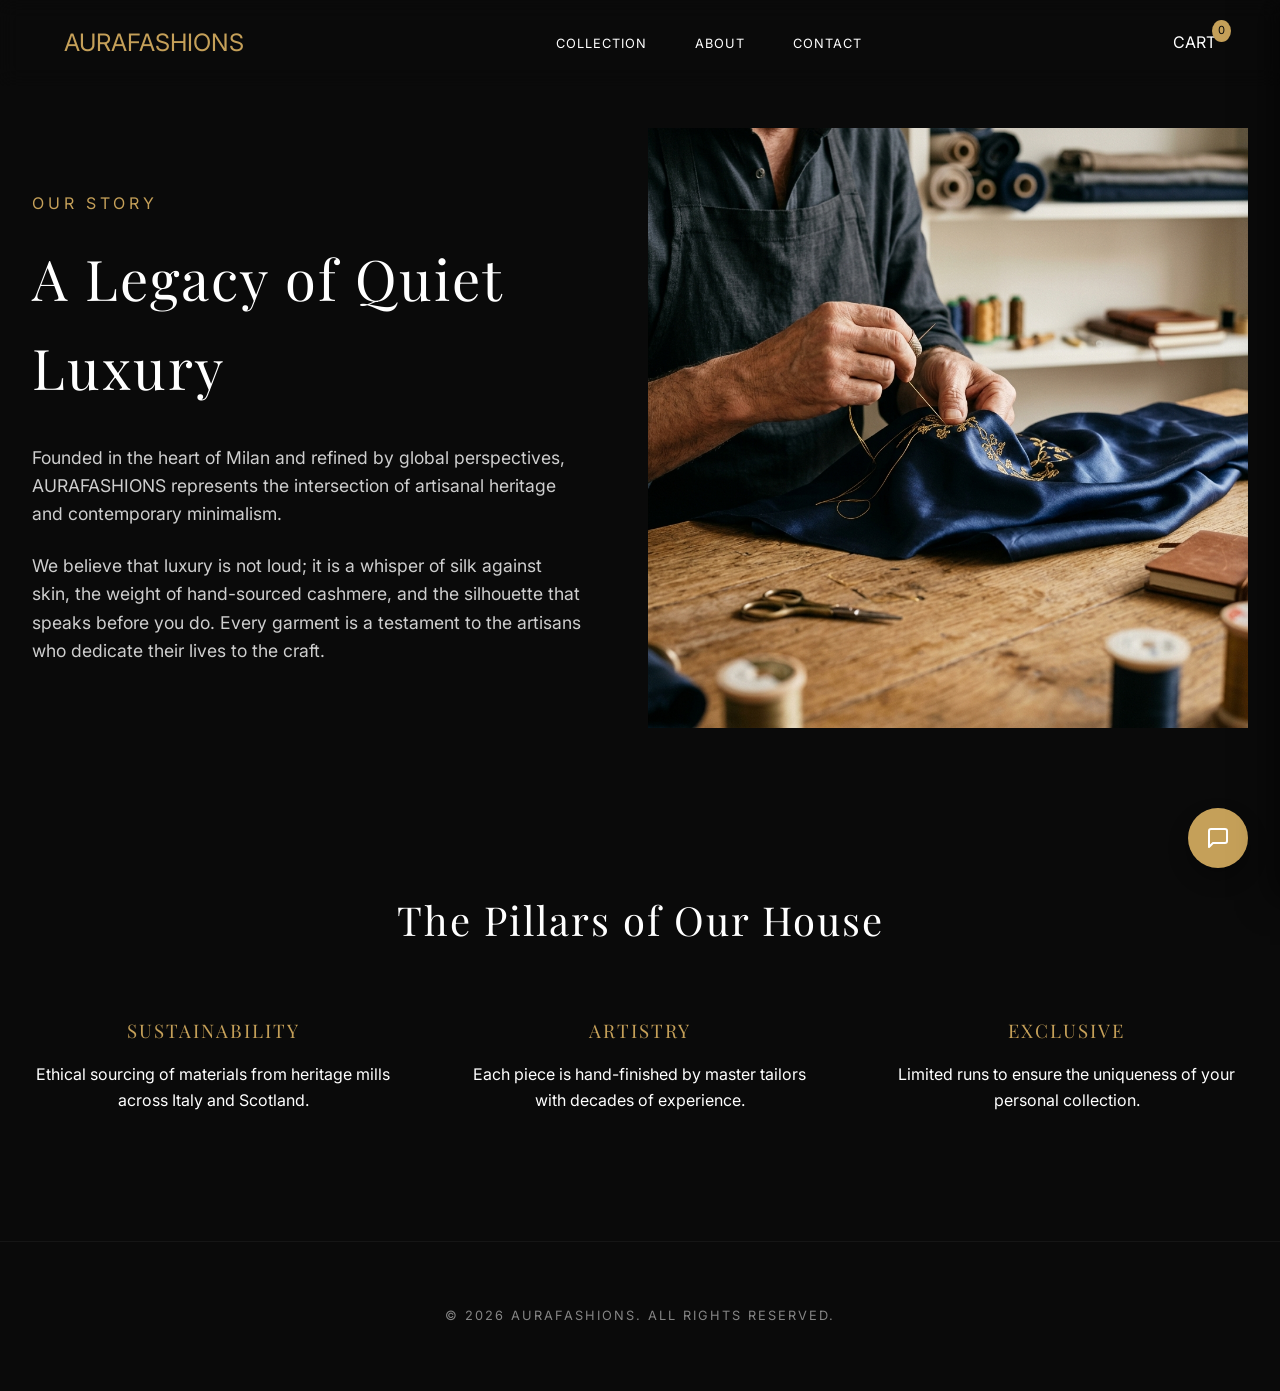
<file: frontend/about.html>
<!DOCTYPE html>
<html lang="en">
<head>
    <meta charset="UTF-8">
    <meta name="viewport" content="width=device-width, initial-scale=1.0">
    <title>About | AURAFASHIONS</title>
    <link rel="stylesheet" href="style.css">
    <link rel="preconnect" href="https://fonts.googleapis.com">
    <link rel="preconnect" href="https://fonts.gstatic.com" crossorigin>
    <link href="https://fonts.googleapis.com/css2?family=Inter:wght@300;400&family=Playfair+Display:ital,wght@0,400;1,400&display=swap" rel="stylesheet">
</head>
<body>
    <header class="scrolled">
        <a href="index.html" class="logo">AURAFASHIONS</a>
        <nav>
            <ul>
                <li><a href="index.html">Collection</a></li>
                <li><a href="about.html">About</a></li>
                <li><a href="contact.html">Contact</a></li>
            </ul>
        </nav>
        <div class="cart-icon">
            <span>CART</span>
            <span id="cart-count">0</span>
        </div>
    </header>

    <main class="container">
        <section class="editorial-section fade-in">
            <div class="editorial-text">
                <p style="color: var(--gold); letter-spacing: 4px; margin-bottom: 1rem;">OUR STORY</p>
                <h1 style="font-size: 3.5rem; margin-bottom: 2rem;">A Legacy of Quiet Luxury</h1>
                <p style="font-size: 1.1rem; color: rgba(255,255,255,0.8); margin-bottom: 1.5rem;">
                    Founded in the heart of Milan and refined by global perspectives, AURAFASHIONS represents the intersection of artisanal heritage and contemporary minimalism.
                </p>
                <p style="font-size: 1.1rem; color: rgba(255,255,255,0.8);">
                    We believe that luxury is not loud; it is a whisper of silk against skin, the weight of hand-sourced cashmere, and the silhouette that speaks before you do. Every garment is a testament to the artisans who dedicate their lives to the craft.
                </p>
            </div>
            <img src="about.jpg" alt="Editorial" class="editorial-img">
        </section>

        <section style="margin-top: 10rem; text-align: center;" class="fade-in">
            <h2 style="font-size: 2.5rem; margin-bottom: 4rem;">The Pillars of Our House</h2>
            <div class="grid">
                <div>
                    <h3 style="color: var(--gold); margin-bottom: 1rem;">SUSTAINABILITY</h3>
                    <p>Ethical sourcing of materials from heritage mills across Italy and Scotland.</p>
                </div>
                <div>
                    <h3 style="color: var(--gold); margin-bottom: 1rem;">ARTISTRY</h3>
                    <p>Each piece is hand-finished by master tailors with decades of experience.</p>
                </div>
                <div>
                    <h3 style="color: var(--gold); margin-bottom: 1rem;">EXCLUSIVE</h3>
                    <p>Limited runs to ensure the uniqueness of your personal collection.</p>
                </div>
            </div>
        </section>
    </main>

    <!-- Shared Components (Cart Drawer & Chat) -->
    <div class="cart-drawer">
        <div class="cart-header">
            <h3>YOUR COLLECTION</h3>
            <span class="close-cart">&times;</span>
        </div>
        <div id="cart-items-list" class="cart-items"></div>
        <div class="cart-footer">
            <div class="total-row"><span>TOTAL</span><span id="cart-total">$0</span></div>
            <a href="checkout.html" class="btn-checkout">Proceed to Checkout</a>
        </div>
    </div>

    <div class="chat-fab" id="chat-fab">
        <svg width="24" height="24" viewBox="0 0 24 24" fill="none" stroke="currentColor" stroke-width="2" stroke-linecap="round" stroke-linejoin="round"><path d="M21 15a2 2 0 0 1-2 2H7l-4 4V5a2 2 0 0 1 2-2h14a2 2 0 0 1 2 2z"></path></svg>
    </div>

    <div class="chat-window" id="chat-window">
        <div class="chat-header-bar">
            <span>Aura Concierge</span>
            <span id="close-chat" style="cursor:pointer">&times;</span>
        </div>
        <div class="chat-messages" id="chat-messages">
            <div class="message bot">How may I assist your exploration of our brand's heritage?</div>
        </div>
        <div class="chat-input-area">
            <input type="text" id="chat-input" class="chat-input" placeholder="Inquire...">
            <button id="chat-send" class="chat-send">SEND</button>
        </div>
    </div>

    <footer style="padding: 4rem 0; border-top: 1px solid rgba(255,255,255,0.05); text-align: center;">
        <p style="font-size: 0.8rem; color: rgba(255,255,255,0.5); letter-spacing: 2px;">&copy; 2026 AURAFASHIONS. ALL RIGHTS RESERVED.</p>
    </footer>

    <script src="script.js"></script>
</body>
</html>
</file>
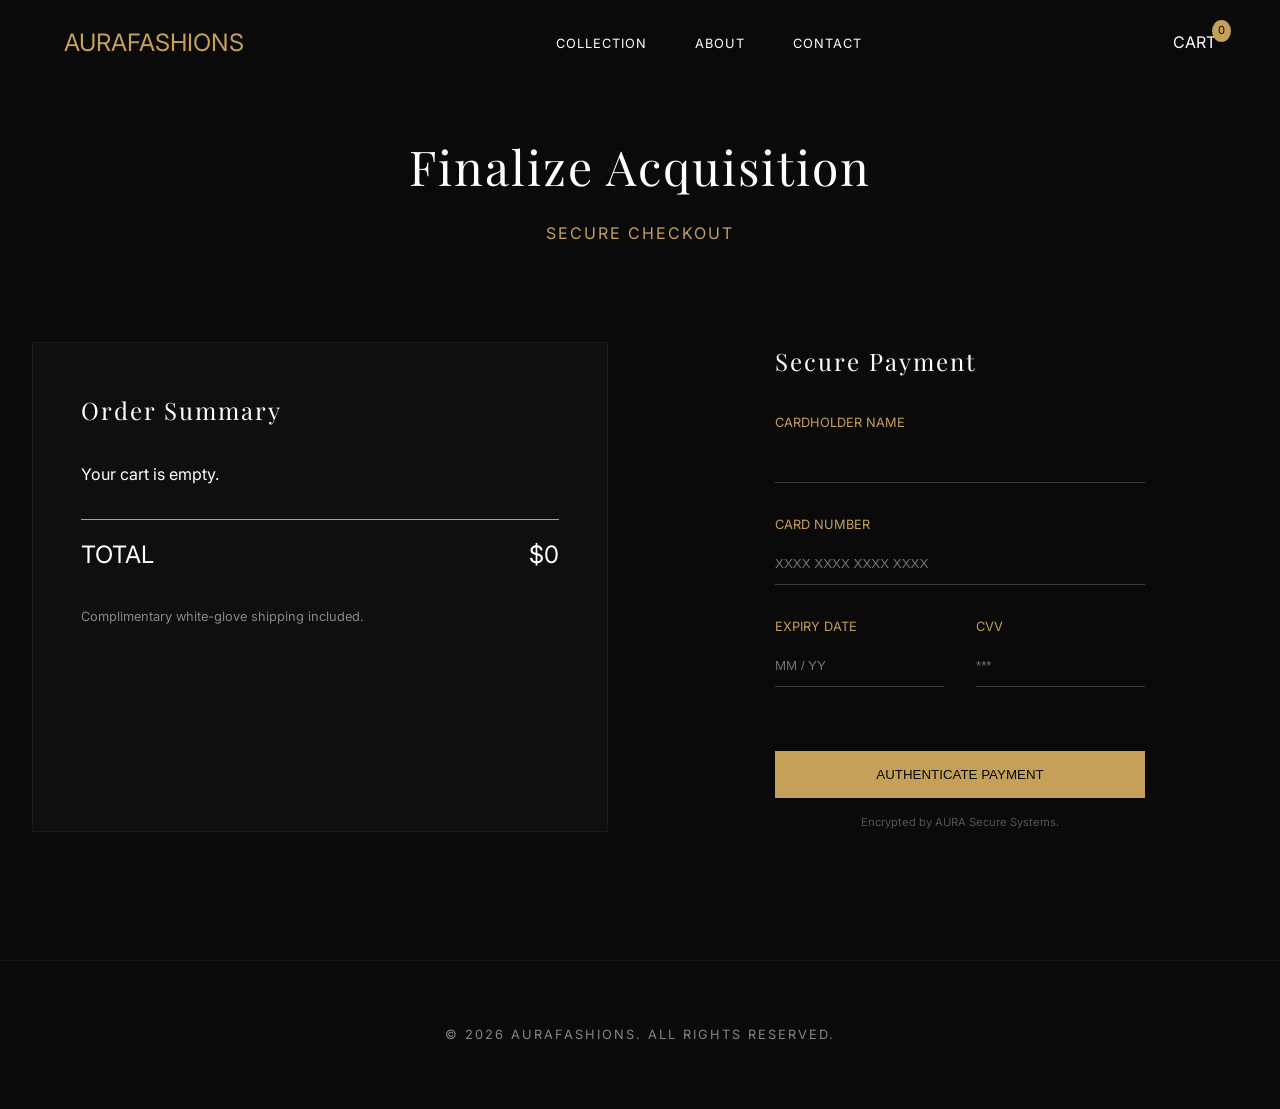
<file: frontend/checkout.html>
<!DOCTYPE html>
<html lang="en">
<head>
    <meta charset="UTF-8">
    <meta name="viewport" content="width=device-width, initial-scale=1.0">
    <title>Checkout | AURAFASHIONS</title>
    <link rel="stylesheet" href="style.css">
    <link rel="preconnect" href="https://fonts.googleapis.com">
    <link rel="preconnect" href="https://fonts.gstatic.com" crossorigin>
    <link href="https://fonts.googleapis.com/css2?family=Inter:wght@300;400&family=Playfair+Display:ital,wght@0,400;1,400&display=swap" rel="stylesheet">
</head>
<body>
    <header class="scrolled">
        <a href="index.html" class="logo">AURAFASHIONS</a>
        <nav>
            <ul>
                <li><a href="index.html">Collection</a></li>
                <li><a href="about.html">About</a></li>
                <li><a href="contact.html">Contact</a></li>
            </ul>
        </nav>
        <div class="cart-icon">
            <span>CART</span>
            <span id="cart-count">0</span>
        </div>
    </header>

    <main class="container">
        <div style="text-align: center; margin-bottom: 6rem;" class="fade-in">
            <h1 style="font-size: 3rem; margin-bottom: 1rem;">Finalize Acquisition</h1>
            <p style="color: var(--gold); letter-spacing: 2px;">SECURE CHECKOUT</p>
        </div>

        <div class="grid fade-in">
            <div style="background: rgba(255,255,255,0.02); padding: 3rem; border: 1px solid rgba(255,255,255,0.05);">
                <h2 style="font-size: 1.5rem; margin-bottom: 2rem;">Order Summary</h2>
                <div id="checkout-items">
                    <!-- Loaded via JS -->
                </div>
                <div style="margin-top: 2rem; border-top: 1px solid var(--gold); padding-top: 1rem; display: flex; justify-content: space-between; font-size: 1.5rem;">
                    <span>TOTAL</span>
                    <span id="checkout-total">$0</span>
                </div>
                <p style="margin-top: 2rem; font-size: 0.8rem; color: rgba(255,255,255,0.5);">Complimentary white-glove shipping included.</p>
            </div>

            <form id="payment-form" class="contact-form">
                <h2 style="font-size: 1.5rem; margin-bottom: 2rem;">Secure Payment</h2>
                <div class="form-group">
                    <label>Cardholder Name</label>
                    <input type="text" id="card-name" required>
                </div>
                <div class="form-group">
                    <label>Card Number</label>
                    <input type="text" placeholder="XXXX XXXX XXXX XXXX" required>
                </div>
                <div style="display: flex; gap: 2rem;">
                    <div class="form-group" style="flex: 1;">
                        <label>Expiry Date</label>
                        <input type="text" placeholder="MM / YY" required>
                    </div>
                    <div class="form-group" style="flex: 1;">
                        <label>CVV</label>
                        <input type="password" placeholder="***" required>
                    </div>
                </div>
                <button type="submit" class="btn-submit">Authenticate Payment</button>
                <p style="text-align: center; margin-top: 1rem; font-size: 0.7rem; color: rgba(255,255,255,0.3);">
                    Encrypted by AURA Secure Systems.
                </p>
            </form>
        </div>
    </main>

    <footer style="padding: 4rem 0; border-top: 1px solid rgba(255,255,255,0.05); text-align: center;">
        <p style="font-size: 0.8rem; color: rgba(255,255,255,0.5); letter-spacing: 2px;">&copy; 2026 AURAFASHIONS. ALL RIGHTS RESERVED.</p>
    </footer>

    <script src="script.js"></script>
</body>
</html>
</file>
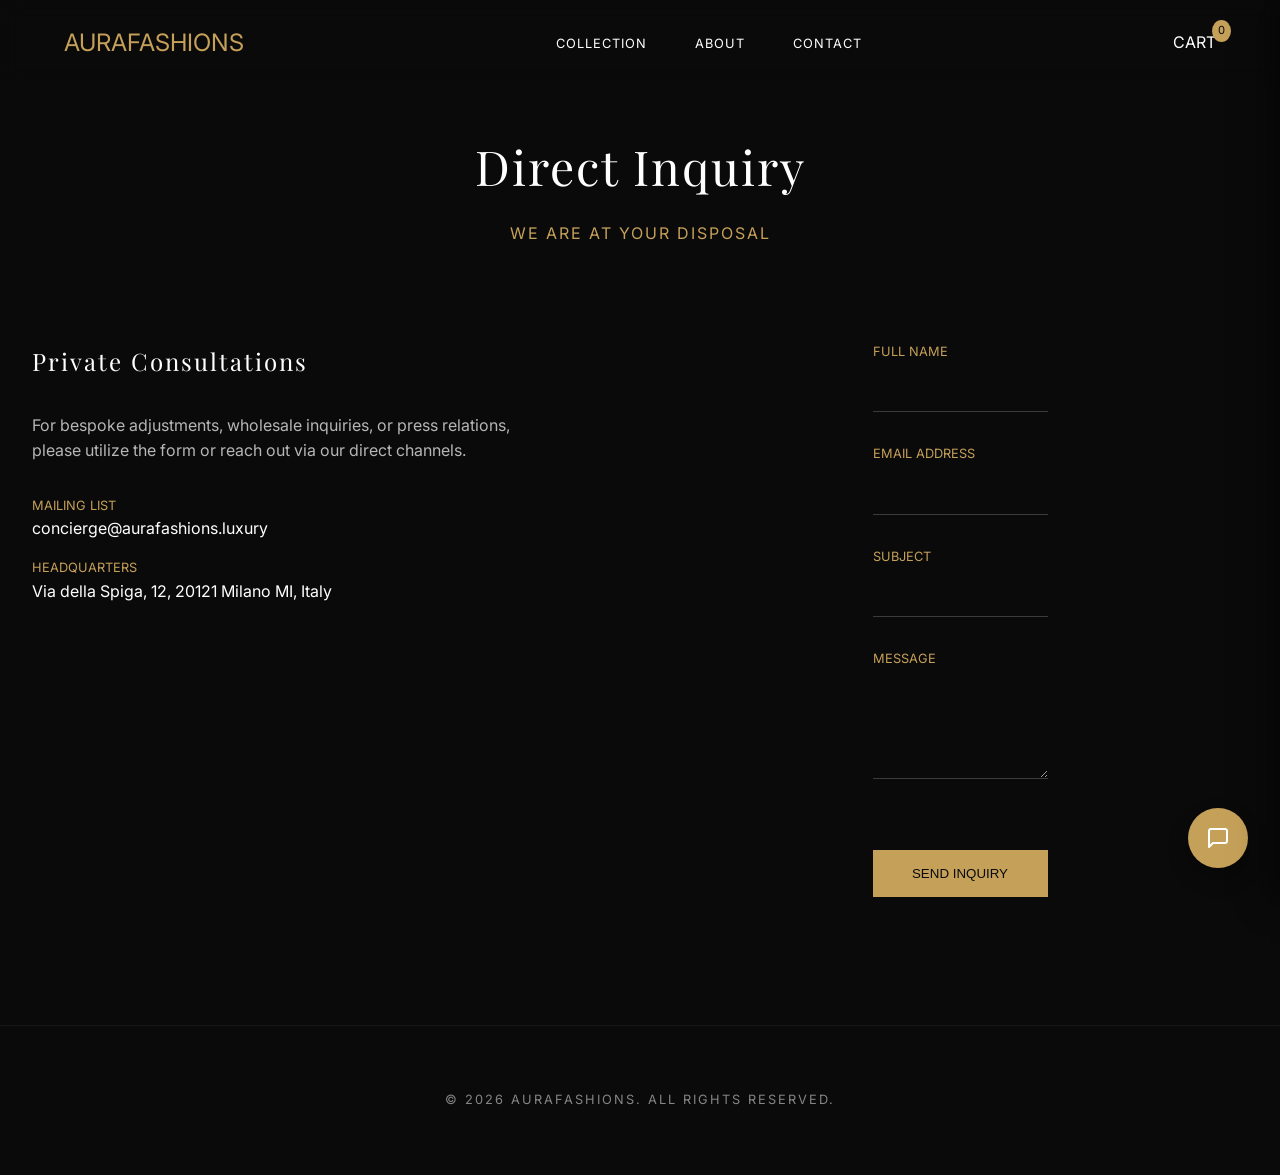
<file: frontend/contact.html>
<!DOCTYPE html>
<html lang="en">
<head>
    <meta charset="UTF-8">
    <meta name="viewport" content="width=device-width, initial-scale=1.0">
    <title>Contact | AURAFASHIONS</title>
    <link rel="stylesheet" href="style.css">
    <link rel="preconnect" href="https://fonts.googleapis.com">
    <link rel="preconnect" href="https://fonts.gstatic.com" crossorigin>
    <link href="https://fonts.googleapis.com/css2?family=Inter:wght@300;400&family=Playfair+Display:ital,wght@0,400;1,400&display=swap" rel="stylesheet">
</head>
<body>
    <header class="scrolled">
        <a href="index.html" class="logo">AURAFASHIONS</a>
        <nav>
            <ul>
                <li><a href="index.html">Collection</a></li>
                <li><a href="about.html">About</a></li>
                <li><a href="contact.html">Contact</a></li>
            </ul>
        </nav>
        <div class="cart-icon">
            <span>CART</span>
            <span id="cart-count">0</span>
        </div>
    </header>

    <main class="container">
        <div style="text-align: center; margin-bottom: 6rem;" class="fade-in">
            <h1 style="font-size: 3rem; margin-bottom: 1rem;">Direct Inquiry</h1>
            <p style="color: var(--gold); letter-spacing: 2px;">WE ARE AT YOUR DISPOSAL</p>
        </div>

        <div class="grid fade-in">
            <div style="padding-right: 4rem;">
                <h2 style="font-size: 1.5rem; margin-bottom: 2rem;">Private Consultations</h2>
                <p style="margin-bottom: 2rem; color: rgba(255,255,255,0.7);">
                    For bespoke adjustments, wholesale inquiries, or press relations, please utilize the form or reach out via our direct channels.
                </p>
                <div style="margin-bottom: 1rem;">
                    <p style="color: var(--gold); font-size: 0.8rem;">MAILING LIST</p>
                    <p>concierge@aurafashions.luxury</p>
                </div>
                <div style="margin-bottom: 1rem;">
                    <p style="color: var(--gold); font-size: 0.8rem;">HEADQUARTERS</p>
                    <p>Via della Spiga, 12, 20121 Milano MI, Italy</p>
                </div>
            </div>

            <form id="contact-form" class="contact-form">
                <div class="form-group">
                    <label>Full Name</label>
                    <input type="text" name="name" required>
                </div>
                <div class="form-group">
                    <label>Email Address</label>
                    <input type="email" name="email" required>
                </div>
                <div class="form-group">
                    <label>Subject</label>
                    <input type="text" name="subject" required>
                </div>
                <div class="form-group">
                    <label>Message</label>
                    <textarea name="message" rows="5" required></textarea>
                </div>
                <button type="submit" class="btn-submit">Send Inquiry</button>
            </form>
        </div>
    </main>

    <!-- Shared Components -->
    <div class="cart-drawer">
        <div class="cart-header"><h3>YOUR COLLECTION</h3><span class="close-cart">&times;</span></div>
        <div id="cart-items-list" class="cart-items"></div>
        <div class="cart-footer">
            <div class="total-row"><span>TOTAL</span><span id="cart-total">$0</span></div>
            <a href="checkout.html" class="btn-checkout">Proceed to Checkout</a>
        </div>
    </div>

    <div class="chat-fab" id="chat-fab">
        <svg width="24" height="24" viewBox="0 0 24 24" fill="none" stroke="currentColor" stroke-width="2" stroke-linecap="round" stroke-linejoin="round"><path d="M21 15a2 2 0 0 1-2 2H7l-4 4V5a2 2 0 0 1 2-2h14a2 2 0 0 1 2 2z"></path></svg>
    </div>

    <div class="chat-window" id="chat-window">
        <div class="chat-header-bar"><span>Aura Concierge</span><span id="close-chat" style="cursor:pointer">&times;</span></div>
        <div class="chat-messages" id="chat-messages">
            <div class="message bot">How may I assist your inquiry today?</div>
        </div>
        <div class="chat-input-area">
            <input type="text" id="chat-input" class="chat-input" placeholder="Inquire...">
            <button id="chat-send" class="chat-send">SEND</button>
        </div>
    </div>

    <footer style="padding: 4rem 0; border-top: 1px solid rgba(255,255,255,0.05); text-align: center;">
        <p style="font-size: 0.8rem; color: rgba(255,255,255,0.5); letter-spacing: 2px;">&copy; 2026 AURAFASHIONS. ALL RIGHTS RESERVED.</p>
    </footer>

    <script src="script.js"></script>
</body>
</html>
</file>
<file: frontend/style.css>
:root {
    --obsidian: #0A0A0A;
    --gold: #C5A059;
    --white: #FFFFFF;
    --glass: rgba(10, 10, 10, 0.8);
    --transition: all 0.4s cubic-bezier(0.165, 0.84, 0.44, 1);
}

* {
    margin: 0;
    padding: 0;
    box-sizing: border-box;
}

body {
    background-color: var(--obsidian);
    color: var(--white);
    font-family: 'Inter', sans-serif;
    line-height: 1.6;
    overflow-x: hidden;
}

h1, h2, h3, .luxury-font {
    font-family: 'Playfair Display', serif;
    font-weight: 400;
    letter-spacing: 2px;
}

/* Header & Navigation */
header {
    position: fixed;
    top: 0;
    width: 100%;
    z-index: 1000;
    padding: 1.5rem 4rem;
    display: flex;
    justify-content: space-between;
    align-items: center;
    transition: var(--transition);
    backdrop-filter: blur(10px);
}

header.scrolled {
    background: var(--glass);
    padding: 1rem 4rem;
    border-bottom: 1px solid rgba(197, 160, 89, 0.2);
}

.logo {
    font-size: 1.5rem;
    color: var(--gold);
    text-decoration: none;
    text-transform: uppercase;
}

nav ul {
    display: flex;
    list-style: none;
    gap: 3rem;
}

nav a {
    color: var(--white);
    text-decoration: none;
    text-transform: uppercase;
    font-size: 0.8rem;
    letter-spacing: 1px;
    transition: var(--transition);
}

nav a:hover {
    color: var(--gold);
}

.cart-icon {
    cursor: pointer;
    position: relative;
}

#cart-count {
    background: var(--gold);
    color: var(--obsidian);
    font-size: 0.7rem;
    padding: 2px 6px;
    border-radius: 50%;
    position: absolute;
    top: -10px;
    right: -15px;
}

/* Hero Section */
.hero {
    height: 100vh;
    display: flex;
    align-items: center;
    justify-content: center;
    text-align: center;
    background: linear-gradient(rgba(0,0,0,0.5), rgba(0,0,0,0.5)), url('hero.jpg');
    background-size: cover;
    background-position: center;
}

.hero-content h1 {
    font-size: 5rem;
    margin-bottom: 1rem;
}

.hero-content p {
    font-size: 1.2rem;
    color: var(--gold);
    text-transform: uppercase;
    letter-spacing: 4px;
}

/* Product Grid */
.container {
    max-width: 1400px;
    margin: 0 auto;
    padding: 8rem 2rem;
}

.grid {
    display: grid;
    grid-template-columns: repeat(auto-fit, minmax(300px, 1fr));
    gap: 4rem;
}

.product-card {
    position: relative;
    overflow: hidden;
    transition: var(--transition);
}

.product-image {
    width: 100%;
    height: 450px;
    object-fit: cover;
    filter: grayscale(20%);
    transition: var(--transition);
}

.product-card:hover .product-image {
    transform: scale(1.05);
    filter: grayscale(0%);
}

.product-info {
    padding: 1.5rem 0;
}

.product-info h3 {
    font-size: 1.2rem;
    margin-bottom: 0.5rem;
}

.product-price {
    color: var(--gold);
    font-size: 1.1rem;
}

.btn-add {
    margin-top: 1rem;
    background: transparent;
    border: 1px solid var(--gold);
    color: var(--gold);
    padding: 0.8rem 2rem;
    cursor: pointer;
    text-transform: uppercase;
    font-size: 0.7rem;
    transition: var(--transition);
}

.btn-add:hover {
    background: var(--gold);
    color: var(--obsidian);
}

/* Cart Drawer */
.cart-drawer {
    position: fixed;
    top: 0;
    right: -400px;
    width: 400px;
    height: 100vh;
    background: var(--obsidian);
    z-index: 1001;
    transition: var(--transition);
    padding: 4rem 2rem;
    box-shadow: -10px 0 30px rgba(0,0,0,0.5);
    border-left: 1px solid rgba(197, 160, 89, 0.2);
}

.cart-drawer.open {
    right: 0;
}

.cart-header {
    display: flex;
    justify-content: space-between;
    margin-bottom: 2rem;
    border-bottom: 1px solid rgba(255,255,255,0.1);
    padding-bottom: 1rem;
}

.close-cart {
    cursor: pointer;
    font-size: 1.5rem;
}

.cart-items {
    max-height: 60vh;
    overflow-y: auto;
}

.cart-item {
    display: flex;
    gap: 1rem;
    margin-bottom: 1.5rem;
}

.cart-item img {
    width: 80px;
    height: 80px;
    object-fit: cover;
}

.cart-footer {
    position: absolute;
    bottom: 2rem;
    left: 2rem;
    right: 2rem;
}

.total-row {
    display: flex;
    justify-content: space-between;
    margin-bottom: 1rem;
    font-size: 1.2rem;
}

.btn-checkout {
    width: 100%;
    background: var(--gold);
    color: var(--obsidian);
    border: none;
    padding: 1rem;
    text-transform: uppercase;
    cursor: pointer;
    text-decoration: none;
    display: block;
    text-align: center;
}

/* Concierge Chat */
.chat-fab {
    position: fixed;
    bottom: 2rem;
    right: 2rem;
    width: 60px;
    height: 60px;
    background: var(--gold);
    border-radius: 50%;
    display: flex;
    align-items: center;
    justify-content: center;
    cursor: pointer;
    z-index: 999;
    box-shadow: 0 10px 20px rgba(0,0,0,0.3);
    transition: var(--transition);
}

.chat-fab:hover {
    transform: translateY(-5px);
}

.chat-window {
    position: fixed;
    bottom: 6rem;
    right: 2rem;
    width: 350px;
    height: 500px;
    background: var(--obsidian);
    border: 1px solid var(--gold);
    border-radius: 10px;
    z-index: 1000;
    display: none;
    flex-direction: column;
    overflow: hidden;
}

.chat-window.open {
    display: flex;
}

.chat-header-bar {
    background: var(--gold);
    padding: 1rem;
    color: var(--obsidian);
    display: flex;
    justify-content: space-between;
}

.chat-messages {
    flex: 1;
    padding: 1rem;
    overflow-y: auto;
    display: flex;
    flex-direction: column;
    gap: 1rem;
}

.message {
    padding: 0.8rem 1rem;
    border-radius: 5px;
    max-width: 80%;
    font-size: 0.9rem;
}

.message.bot {
    background: rgba(197, 160, 89, 0.1);
    align-self: flex-start;
    border-left: 2px solid var(--gold);
}

.message.user {
    background: rgba(255, 255, 255, 0.05);
    align-self: flex-end;
}

.chat-input-area {
    padding: 1rem;
    display: flex;
    gap: 0.5rem;
    border-top: 1px solid rgba(255,255,255,0.1);
}

.chat-input {
    flex: 1;
    background: transparent;
    border: 1px solid rgba(255,255,255,0.2);
    color: var(--white);
    padding: 0.5rem;
    outline: none;
}

.chat-send {
    background: var(--gold);
    border: none;
    padding: 0.5rem 1rem;
    cursor: pointer;
}

/* Animations */
.fade-in {
    opacity: 0;
    transform: translateY(30px);
    transition: opacity 1s ease, transform 1s ease;
}

.fade-in.appear {
    opacity: 1;
    transform: translateY(0);
}

/* Editorial Style */
.editorial-section {
    display: flex;
    align-items: center;
    gap: 4rem;
}

.editorial-img {
    flex: 1;
    height: 600px;
    object-fit: cover;
}

.editorial-text {
    flex: 1;
}

/* Forms */
.contact-form {
    max-width: 600px;
    margin: 0 auto;
}

.form-group {
    margin-bottom: 2rem;
}

.form-group label {
    display: block;
    margin-bottom: 0.5rem;
    color: var(--gold);
    text-transform: uppercase;
    font-size: 0.8rem;
}

.form-group input, .form-group textarea {
    width: 100%;
    background: transparent;
    border: none;
    border-bottom: 1px solid rgba(255,255,255,0.2);
    color: var(--white);
    padding: 0.8rem 0;
    outline: none;
    transition: var(--transition);
}

.form-group input:focus, .form-group textarea:focus {
    border-bottom-color: var(--gold);
}

.btn-submit {
    width: 100%;
    padding: 1rem;
    background: var(--gold);
    color: var(--obsidian);
    border: none;
    text-transform: uppercase;
    cursor: pointer;
    margin-top: 2rem;
}
</file>
